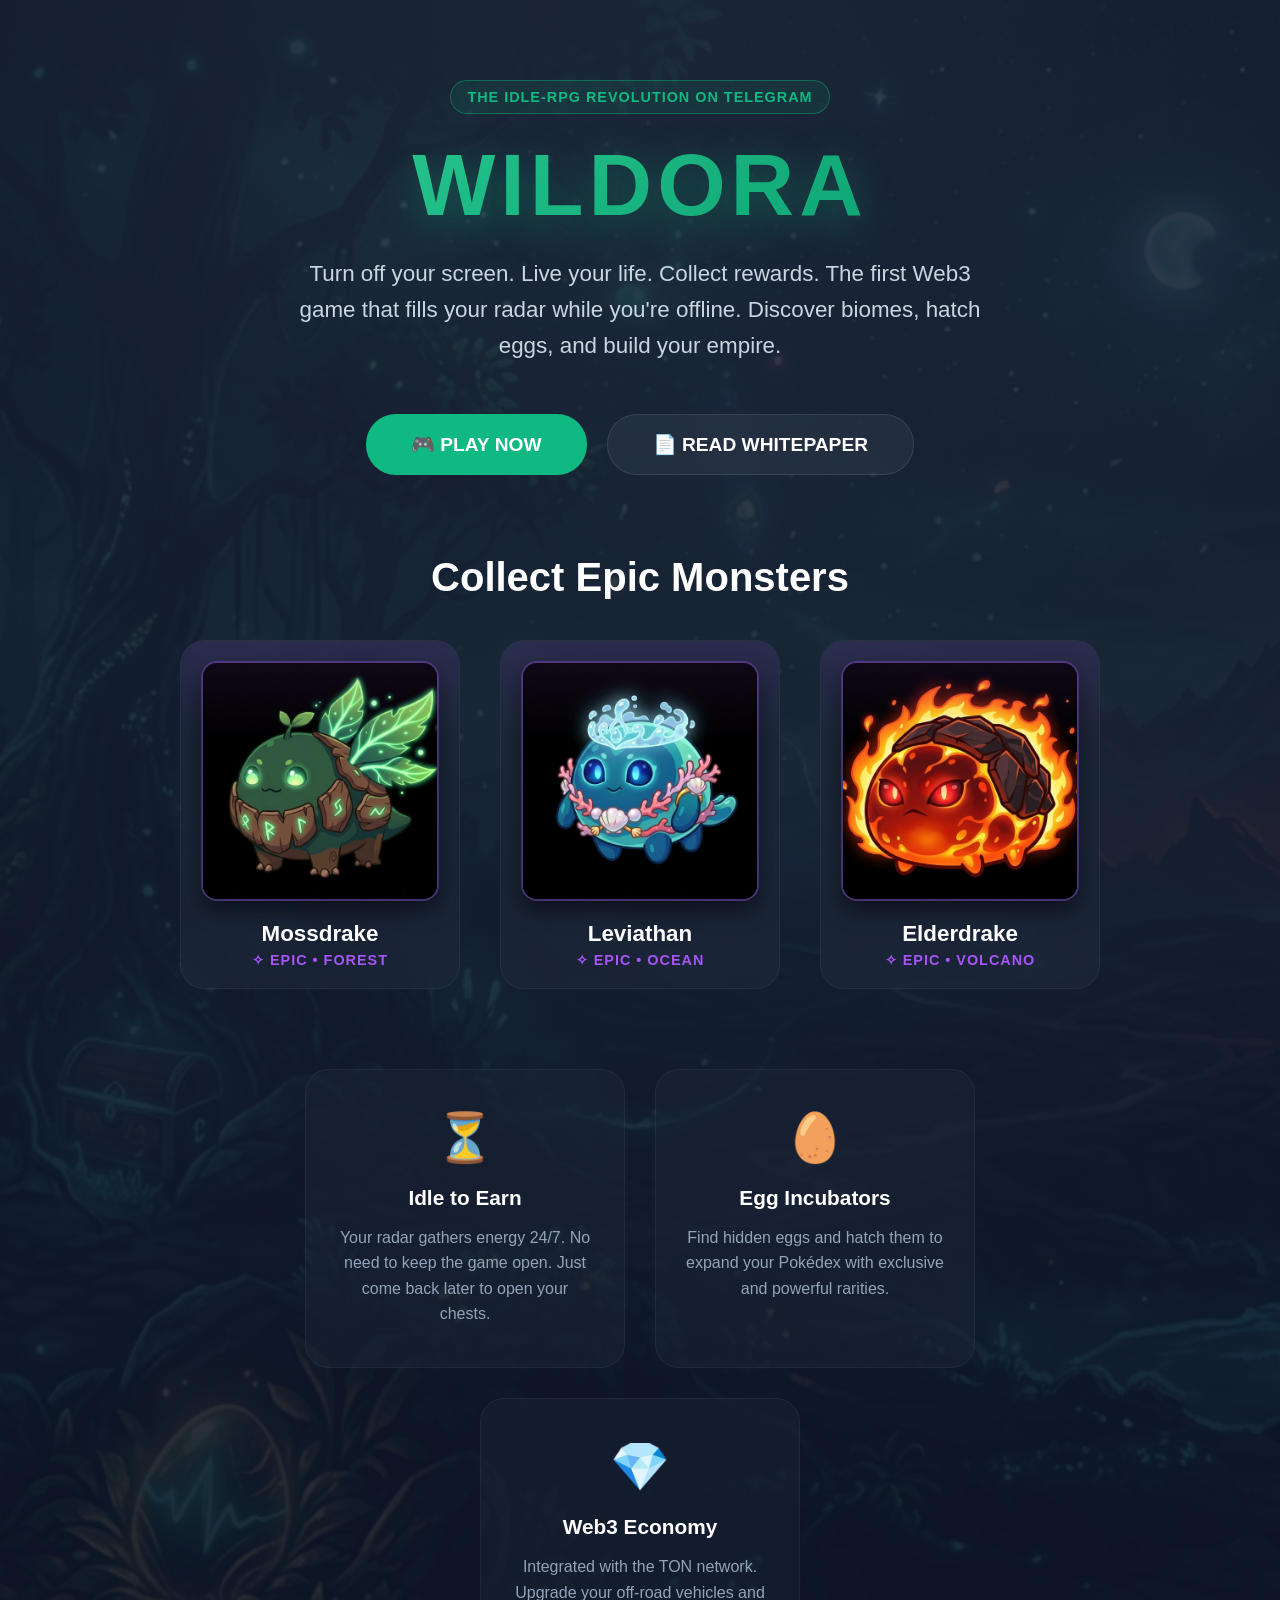
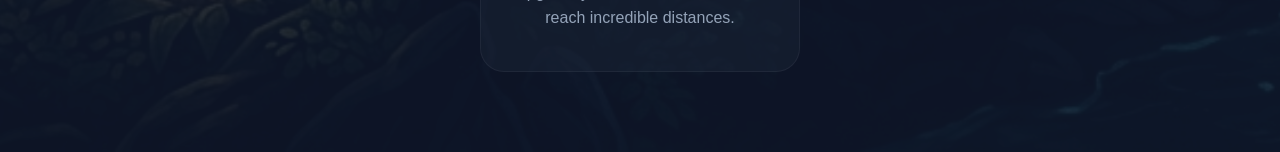
<file: index.html>
<!DOCTYPE html>
<html lang="en">
<head>
    <meta charset="UTF-8">
    <meta name="viewport" content="width=device-width, initial-scale=1.0">
    <title>Wildora - Web3 Monster Catching Game on Telegram</title>
    <meta name="description" content="Catch monsters, dominate biomes, and earn in the Web3 economy in Wildora. Play right now on Telegram!">
    <style>
        :root {
            --bg-color: #0f172a;
            --primary: #10b981;
            --primary-glow: rgba(16, 185, 129, 0.4);
            --text-main: #f8fafc;
            --epic-glow: rgba(168, 85, 247, 0.6);
        }
        * { margin: 0; padding: 0; box-sizing: border-box; }
        body { font-family: 'Segoe UI', Tahoma, Geneva, Verdana, sans-serif; background-color: var(--bg-color); color: var(--text-main); overflow-x: hidden; }
        
        /* Animations */
        @keyframes float {
            0% { transform: translateY(0px); }
            50% { transform: translateY(-15px); }
            100% { transform: translateY(0px); }
        }
        @keyframes pulseGlow {
            0% { box-shadow: 0 0 20px var(--primary-glow); }
            50% { box-shadow: 0 0 40px var(--primary-glow), 0 0 20px var(--primary); }
            100% { box-shadow: 0 0 20px var(--primary-glow); }
        }

        /* Hero Section */
        .hero { 
            min-height: 100vh; 
            display: flex; 
            flex-direction: column; 
            justify-content: center; 
            align-items: center; 
            text-align: center; 
            background: radial-gradient(circle at top, #1e293b 0%, var(--bg-color) 80%); 
            padding: 80px 20px; 
            position: relative; 
        }
        .hero::before { 
            content: ''; position: absolute; top: 0; left: 0; right: 0; bottom: 0; 
            background: url('bg-whitepaper.jpg') center/cover; opacity: 0.1; z-index: 0; 
        }
        
        .content { position: relative; z-index: 1; max-width: 1000px; width: 100%; }
        
        .badge {
            background: rgba(16, 185, 129, 0.1);
            color: var(--primary);
            padding: 8px 16px;
            border-radius: 20px;
            font-size: 0.9rem;
            font-weight: bold;
            border: 1px solid var(--primary-glow);
            display: inline-block;
            margin-bottom: 20px;
            letter-spacing: 1px;
            text-transform: uppercase;
        }

        .logo { 
            font-size: 5.5rem; 
            font-weight: 900; 
            letter-spacing: 5px; 
            margin-bottom: 20px; 
            background: linear-gradient(135deg, #34d399 0%, #059669 100%); 
            -webkit-background-clip: text; 
            -webkit-text-fill-color: transparent; 
            text-shadow: 0 10px 40px var(--primary-glow); 
        }
        
        .subtitle { 
            font-size: 1.4rem; 
            line-height: 1.6; 
            color: #cbd5e1; 
            margin-bottom: 50px; 
            font-weight: 300; 
            max-width: 700px;
            margin-left: auto;
            margin-right: auto;
        }
        
        .btn-group { display: flex; gap: 20px; justify-content: center; flex-wrap: wrap; margin-bottom: 80px; }
        .btn { padding: 18px 45px; border-radius: 30px; font-size: 1.2rem; font-weight: bold; text-decoration: none; transition: all 0.3s ease; display: inline-flex; align-items: center; gap: 10px; cursor: pointer; border: none; }
        .btn-play { background: var(--primary); color: #fff; animation: pulseGlow 3s infinite; }
        .btn-play:hover { transform: translateY(-5px); filter: brightness(1.1); }
        .btn-docs { background: rgba(255, 255, 255, 0.05); color: #fff; border: 1px solid rgba(255, 255, 255, 0.1); backdrop-filter: blur(10px); }
        .btn-docs:hover { background: rgba(255, 255, 255, 0.15); transform: translateY(-5px); }
        
        /* Showcase Section */
        .showcase-title {
            font-size: 2.5rem;
            margin-bottom: 40px;
            font-weight: bold;
            color: #fff;
        }
        
        .monsters-grid {
            display: flex;
            justify-content: center;
            gap: 40px;
            flex-wrap: wrap;
            margin-bottom: 80px;
        }

        .monster-card {
            background: rgba(30, 41, 59, 0.6);
            border-radius: 24px;
            padding: 20px;
            width: 280px;
            border: 1px solid rgba(255,255,255,0.05);
            backdrop-filter: blur(10px);
            transition: all 0.4s ease;
            position: relative;
            overflow: hidden;
        }
        .monster-card:hover {
            transform: translateY(-10px);
            border-color: rgba(168, 85, 247, 0.4);
            box-shadow: 0 20px 40px rgba(168, 85, 247, 0.2);
        }
        
        .monster-card::before {
            content: '';
            position: absolute;
            top: 0; left: 0; right: 0; height: 100px;
            background: linear-gradient(180deg, var(--epic-glow) 0%, transparent 100%);
            opacity: 0.2;
        }

        .monster-img-wrapper {
            width: 100%;
            height: 240px;
            border-radius: 16px;
            overflow: hidden;
            margin-bottom: 20px;
            box-shadow: 0 10px 20px rgba(0,0,0,0.5);
            border: 2px solid rgba(168, 85, 247, 0.3);
        }

        .monster-img {
            width: 100%;
            height: 100%;
            object-fit: cover;
            animation: float 6s ease-in-out infinite;
        }
        .monster-card:nth-child(2) .monster-img { animation-delay: 1s; }
        .monster-card:nth-child(3) .monster-img { animation-delay: 2s; }

        .monster-info h3 { font-size: 1.4rem; margin-bottom: 5px; color: #fff; }
        .monster-info p { color: #a855f7; font-weight: bold; font-size: 0.9rem; text-transform: uppercase; letter-spacing: 1px; }

        /* Features Section */
        .features { display: flex; justify-content: center; gap: 30px; flex-wrap: wrap; margin-top: 40px; }
        .feature-card { background: rgba(30, 41, 59, 0.4); padding: 40px 30px; border-radius: 24px; width: 320px; border: 1px solid rgba(255,255,255,0.05); text-align: center; }
        .feature-icon { font-size: 3rem; margin-bottom: 20px; display: inline-block; }
        .feature-card h3 { font-size: 1.3rem; color: #fff; margin-bottom: 15px; }
        .feature-card p { color: #94a3b8; font-size: 1rem; line-height: 1.6; }

    </style>
</head>
<body>
    <section class="hero">
        <div class="content">
            <span class="badge">The Idle-RPG Revolution on Telegram</span>
            <h1 class="logo">WILDORA</h1>
            <p class="subtitle">Turn off your screen. Live your life. Collect rewards. The first Web3 game that fills your radar while you're offline. Discover biomes, hatch eggs, and build your empire.</p>
            
            <div class="btn-group">
                <a href="https://t.me/WildoraBot" target="_blank" class="btn btn-play">🎮 PLAY NOW</a>
                <a href="./whitepaper.html" class="btn btn-docs">📄 READ WHITEPAPER</a>
            </div>
            
            <h2 class="showcase-title">Collect Epic Monsters</h2>
            <div class="monsters-grid">
                <!-- Monster 1 -->
                <div class="monster-card">
                    <div class="monster-img-wrapper">
                        <img src="assets/monsters/forest_e1.jpg" alt="Forest Monster" class="monster-img">
                    </div>
                    <div class="monster-info">
                        <h3>Mossdrake</h3>
                        <p>✧ Epic • Forest</p>
                    </div>
                </div>
                
                <!-- Monster 2 -->
                <div class="monster-card">
                    <div class="monster-img-wrapper">
                        <img src="assets/monsters/ocean_e1.jpg" alt="Ocean Monster" class="monster-img">
                    </div>
                    <div class="monster-info">
                        <h3>Leviathan</h3>
                        <p>✧ Epic • Ocean</p>
                    </div>
                </div>

                <!-- Monster 3 -->
                <div class="monster-card">
                    <div class="monster-img-wrapper">
                        <img src="assets/monsters/volcano_e1.jpg" alt="Volcano Monster" class="monster-img">
                    </div>
                    <div class="monster-info">
                        <h3>Elderdrake</h3>
                        <p>✧ Epic • Volcano</p>
                    </div>
                </div>
            </div>

            <div class="features">
                <div class="feature-card">
                    <span class="feature-icon">⏳</span>
                    <h3>Idle to Earn</h3>
                    <p>Your radar gathers energy 24/7. No need to keep the game open. Just come back later to open your chests.</p>
                </div>
                <div class="feature-card">
                    <span class="feature-icon">🥚</span>
                    <h3>Egg Incubators</h3>
                    <p>Find hidden eggs and hatch them to expand your Pokédex with exclusive and powerful rarities.</p>
                </div>
                <div class="feature-card">
                    <span class="feature-icon">💎</span>
                    <h3>Web3 Economy</h3>
                    <p>Integrated with the TON network. Upgrade your off-road vehicles and reach incredible distances.</p>
                </div>
            </div>
        </div>
    </section>
</body>
</html>
</file>
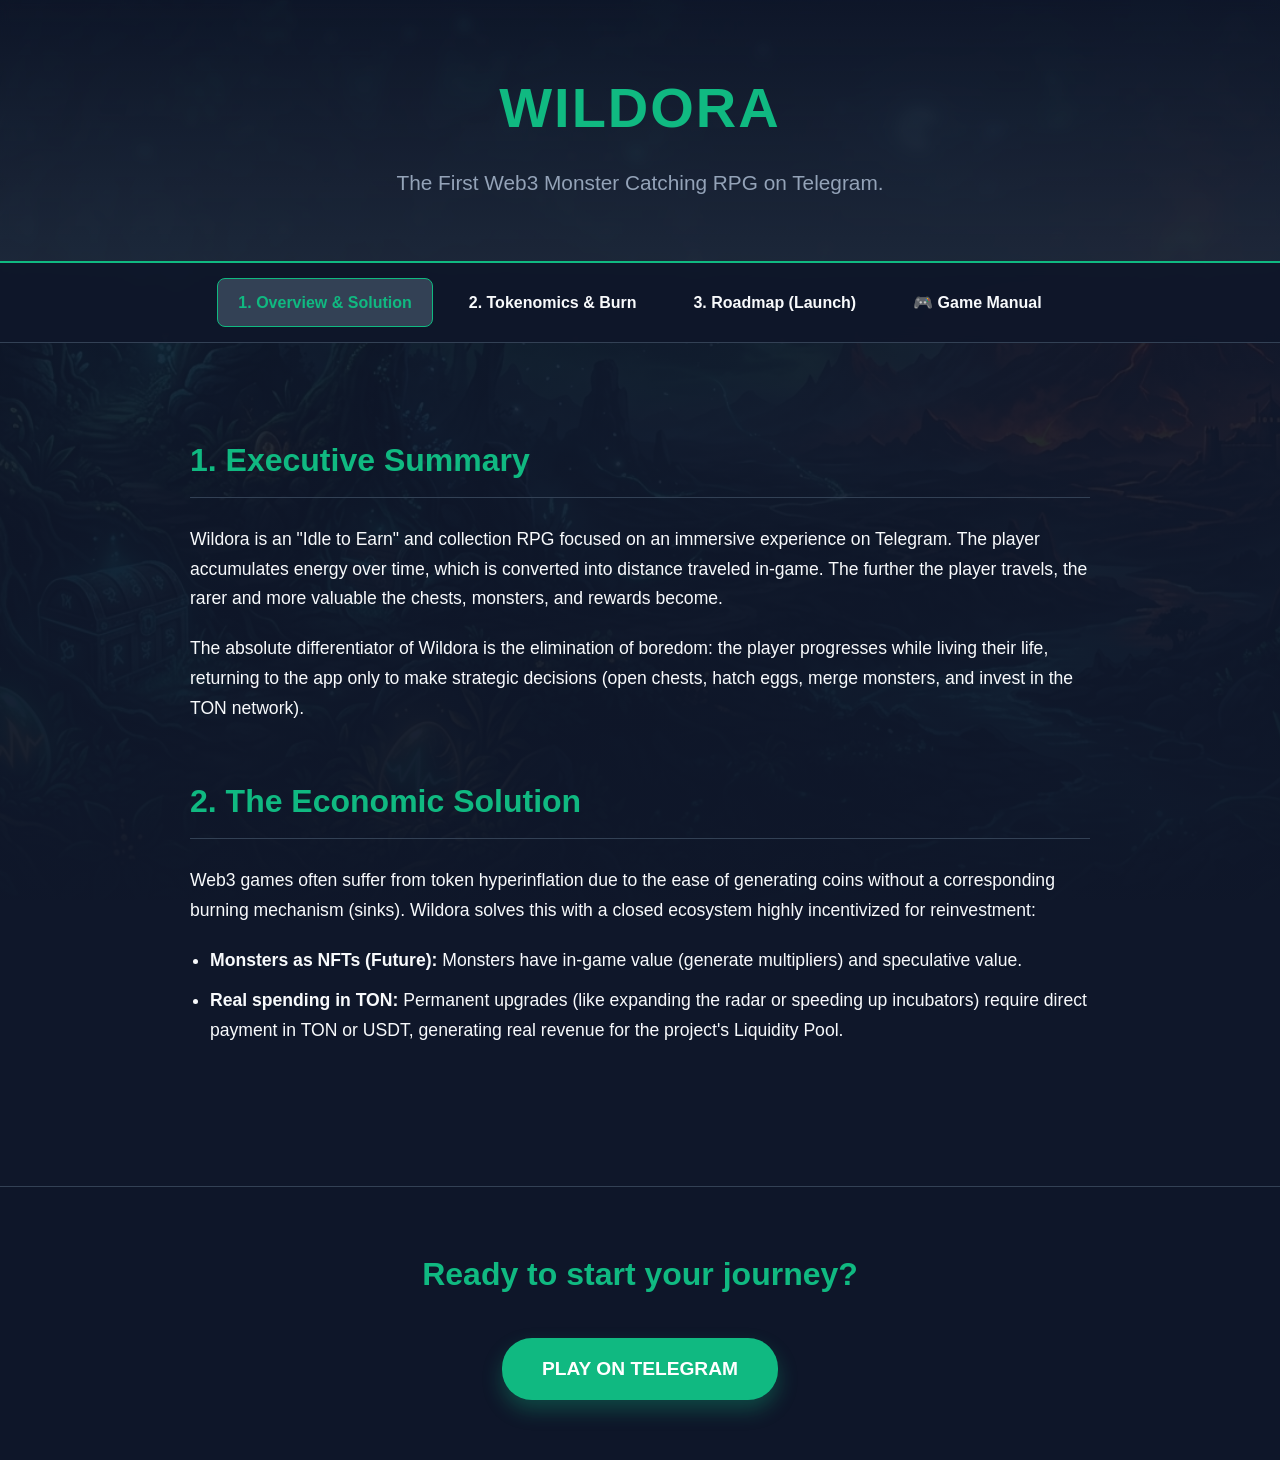
<file: whitepaper.html>
<!DOCTYPE html>
<html lang="en">
<head>
    <meta charset="UTF-8">
    <meta name="viewport" content="width=device-width, initial-scale=1.0">
    <title>Wildora - Official Whitepaper v1.1</title>
    <style>
        :root {
            --bg-color: #0f172a;
            --surface-color: #1e293b;
            --surface-hover: #334155;
            --primary: #10b981;
            --primary-glow: rgba(16, 185, 129, 0.3);
            --text-main: #f8fafc;
            --text-muted: #94a3b8;
            --accent: #f59e0b;
        }
        body {
            font-family: 'Segoe UI', Roboto, Helvetica, Arial, sans-serif;
            background-color: var(--bg-color);
            background-image: linear-gradient(rgba(15, 23, 42, 0.85), rgba(15, 23, 42, 0.98)), url('bg-whitepaper.jpg');
            background-size: cover;
            background-position: center top;
            background-attachment: fixed;
            color: var(--text-main);
            line-height: 1.7;
            margin: 0;
            padding: 0;
        }
        header {
            background: linear-gradient(180deg, rgba(15,23,42,0.6) 0%, rgba(30,41,59,0.85) 100%); backdrop-filter: blur(5px);
            padding: 60px 20px;
            text-align: center;
            border-bottom: 2px solid var(--primary);
            box-shadow: 0 4px 20px var(--primary-glow);
        }
        h1 { margin: 0; font-size: 3.5rem; color: var(--primary); letter-spacing: 2px; }
        p.subtitle { font-size: 1.3rem; color: var(--text-muted); max-width: 600px; margin: 10px auto 0; }
        
        nav {
            display: flex;
            justify-content: center;
            gap: 15px;
            padding: 15px;
            background: rgba(15, 23, 42, 0.95);
            position: sticky;
            top: 0;
            z-index: 100;
            border-bottom: 1px solid var(--surface-hover);
            backdrop-filter: blur(10px);
            flex-wrap: wrap;
        }
        nav a {
            color: var(--text-main);
            text-decoration: none;
            font-weight: 600;
            padding: 10px 20px;
            border-radius: 8px;
            transition: all 0.3s ease;
            border: 1px solid transparent;
        }
        nav a:hover, nav a.active {
            background: var(--surface-hover);
            color: var(--primary);
            border-color: var(--primary);
        }
        
        .container {
            max-width: 900px;
            margin: 0 auto;
            padding: 40px 20px;
        }
        
        .section { display: none; animation: fadeIn 0.5s ease; }
        .section.active { display: block; }
        
        @keyframes fadeIn { from { opacity: 0; transform: translateY(10px); } to { opacity: 1; transform: translateY(0); } }
        
        h2 { color: var(--primary); border-bottom: 1px solid var(--surface-hover); padding-bottom: 10px; margin-top: 50px; font-size: 2rem; }
        h3 { color: var(--accent); margin-top: 30px; font-size: 1.4rem; }
        p { margin-bottom: 20px; font-size: 1.1rem; }
        ul { margin-bottom: 20px; padding-left: 20px; }
        li { margin-bottom: 10px; font-size: 1.1rem; }
        
        .alert {
            background: rgba(245, 158, 11, 0.1);
            border-left: 4px solid var(--accent);
            padding: 15px 20px;
            margin: 30px 0;
            border-radius: 0 8px 8px 0;
        }
        
        .footer-cta {
            text-align: center;
            margin-top: 80px;
            padding: 60px 20px;
            background: rgba(15, 23, 42, 0.9);
            border-top: 1px solid var(--surface-hover);
        }
        .btn {
            display: inline-block;
            background: var(--primary);
            color: #fff;
            padding: 15px 40px;
            text-decoration: none;
            font-size: 1.2rem;
            font-weight: bold;
            border-radius: 30px;
            box-shadow: 0 10px 20px var(--primary-glow);
            transition: all 0.3s ease;
        }
        .btn:hover {
            transform: translateY(-3px);
            box-shadow: 0 15px 30px var(--primary-glow);
        }
    </style>
</head>
<body>

    <header>
        <h1>WILDORA</h1>
        <p class="subtitle">The First Web3 Monster Catching RPG on Telegram.</p>
    </header>

    <nav>
        <a href="#overview" class="nav-link active" onclick="showSection('overview')">1. Overview & Solution</a>
        <a href="#tokenomics" class="nav-link" onclick="showSection('tokenomics')">2. Tokenomics & Burn</a>
        <a href="#roadmap" class="nav-link" onclick="showSection('roadmap')">3. Roadmap (Launch)</a>
        <a href="#manual" class="nav-link" onclick="showSection('manual')">🎮 Game Manual</a>
    </nav>

    <div class="container">
        
        <!-- OVERVIEW -->
        <div id="overview" class="section active">
            <h2>1. Executive Summary</h2>
            <p>Wildora is an "Idle to Earn" and collection RPG focused on an immersive experience on Telegram. The player accumulates energy over time, which is converted into distance traveled in-game. The further the player travels, the rarer and more valuable the chests, monsters, and rewards become.</p>
            <p>The absolute differentiator of Wildora is the elimination of boredom: the player progresses while living their life, returning to the app only to make strategic decisions (open chests, hatch eggs, merge monsters, and invest in the TON network).</p>

            <h2>2. The Economic Solution</h2>
            <p>Web3 games often suffer from token hyperinflation due to the ease of generating coins without a corresponding burning mechanism (sinks). Wildora solves this with a closed ecosystem highly incentivized for reinvestment:</p>
            <ul>
                <li><strong>Monsters as NFTs (Future):</strong> Monsters have in-game value (generate multipliers) and speculative value.</li>
                <li><strong>Real spending in TON:</strong> Permanent upgrades (like expanding the radar or speeding up incubators) require direct payment in TON or USDT, generating real revenue for the project's Liquidity Pool.</li>
            </ul>
        </div>

        <!-- TOKENOMICS -->
        <div id="tokenomics" class="section">
            <h2>3. Tokenomics: The WILA Token</h2>
            <p>$WILA (Wildora Token) will be launched on the TON network and will be the center of the game's high-level economy.</p>
            
            <h3>Distribution</h3>
            <ul>
                <li><strong>Liquidity Pool (LP):</strong> 40% (Funded directly by in-game upgrades sold in TON)</li>
                <li><strong>Play-to-Earn Rewards:</strong> 30% (Distributed in Events and Leagues)</li>
                <li><strong>Team & Development:</strong> 15% (Locked for 1 year - Cliff)</li>
                <li><strong>Marketing & Partnerships:</strong> 15%</li>
            </ul>

            <h2>4. Burn Architecture (Sinks) and Sustainability</h2>
            <p>The health of a Web3 game lies in its ability to make the player spend the currency. Implemented mechanisms:</p>
            <ul>
                <li><strong>Merge Roulette:</strong> Merging 5 common monsters has a 20% failure rate, destroying all of them. This acts as a deflationary sink for NFTs/Tokens.</li>
                <li><strong>Short-Term Consumables:</strong> Items like "Radar Boost" cost real money or tokens, last a short time, and create an addictive loop of constant spending to stay ahead in Leagues.</li>
            </ul>
        </div>

        <!-- ROADMAP -->
        <div id="roadmap" class="section">
            <h2>5. Release Phases (Roadmap)</h2>
            <ul>
                <li><strong>Phase 1: Alpha Test (Current).</strong> Telegram bot launch. Offline idle tracking, chests, eggs, inventory, and functional incubators.</li>
                <li><strong>Phase 2: Economy Activated.</strong> Official TON Wallet integration. Purchase of consumables and acceleration ovens using real cryptocurrency.</li>
                <li><strong>Phase 3: TGE (Token Generation Event).</strong> Creation of the $WILA Token, conversion of in-game metrics into an Airdrop, and Ranked Leagues creation.</li>
            </ul>
        </div>

        <!-- MANUAL -->
        <div id="manual" class="section">
            <h2>HUNTER'S MANUAL: OFFICIAL SURVIVAL GUIDE</h2>
            
            <h3>1. The Radar and the Backpack Rule</h3>
            <p>The core of the game. While you live your life, the Radar collects distance over time. Every 1,000m, you earn 1 reward chest.</p>
            <div class="alert">
                <strong>Attention:</strong> The Radar is a "backpack" with a maximum limit (e.g., 4500m at level 1). If the limit is reached, you stop generating chests. Enter the game and press "Claim" to empty the radar and continue earning.
            </div>

            <h3>2. Chest Mathematics</h3>
            <p>Opened a chest? The gods of luck roll the dice:</p>
            <ul>
                <li><strong>40% chance</strong> of finding <b>Food</b> (Essential in-game currency to level up).</li>
                <li><strong>60% chance</strong> of finding a <b>Mysterious Egg</b>.</li>
            </ul>

            <h3>3. The Incubator and the "Egg Crusher"</h3>
            <p>You only have ONE incubator by default. Eggs take a long time to hatch (Common eggs take hours, Epics can take days).</p>
            <div class="alert">
                If your egg inventory fills up, new chests will lose the eggs (they are discarded). The solution? Buy an Acceleration Oven in the Shop (with real money/TON) and decrease hatching time by 15x!
            </div>

            <h3>4. The Path to Level 10</h3>
            <p>Monsters are born weak (Level 1). You must feed them (Spending Food). Each level they gain drastically increases your <b>Mining Power</b> for the future Airdrop.</p>
            <p>The current maximum level is 10. You have to decide: Focus all your food on your favorite Epic monster, or level up several common ones for "Merging"?</p>

            <h3>5. The Art of Merging</h3>
            <p>Duplicate monsters aren't trash, they are your greatest weapon. When you gather <b>5 identical monsters</b> that are at the <b>maximum level (10)</b>, you can use the <i>Fusion Chamber</i>.</p>
            <p>Fusion transforms 5 "Common" monsters into 1 "Rare" from the same biome. But beware: Fusion has a failure rate to burn inflation. Be strategic.</p>
        </div>

    </div>

    <div class="footer-cta">
        <h2 style="border:none; margin-top:0;">Ready to start your journey?</h2>
        <a href="https://t.me/WildoraBot" class="btn" target="_blank">PLAY ON TELEGRAM</a>
    </div>

    <script>
        function showSection(id) {
            document.querySelectorAll('.section').forEach(s => s.classList.remove('active'));
            document.getElementById(id).classList.add('active');
            
            document.querySelectorAll('.nav-link').forEach(l => l.classList.remove('active'));
            event.target.classList.add('active');
            
            window.scrollTo({ top: 0, behavior: 'smooth' });
        }
    </script>
</body>
</html>
</file>
